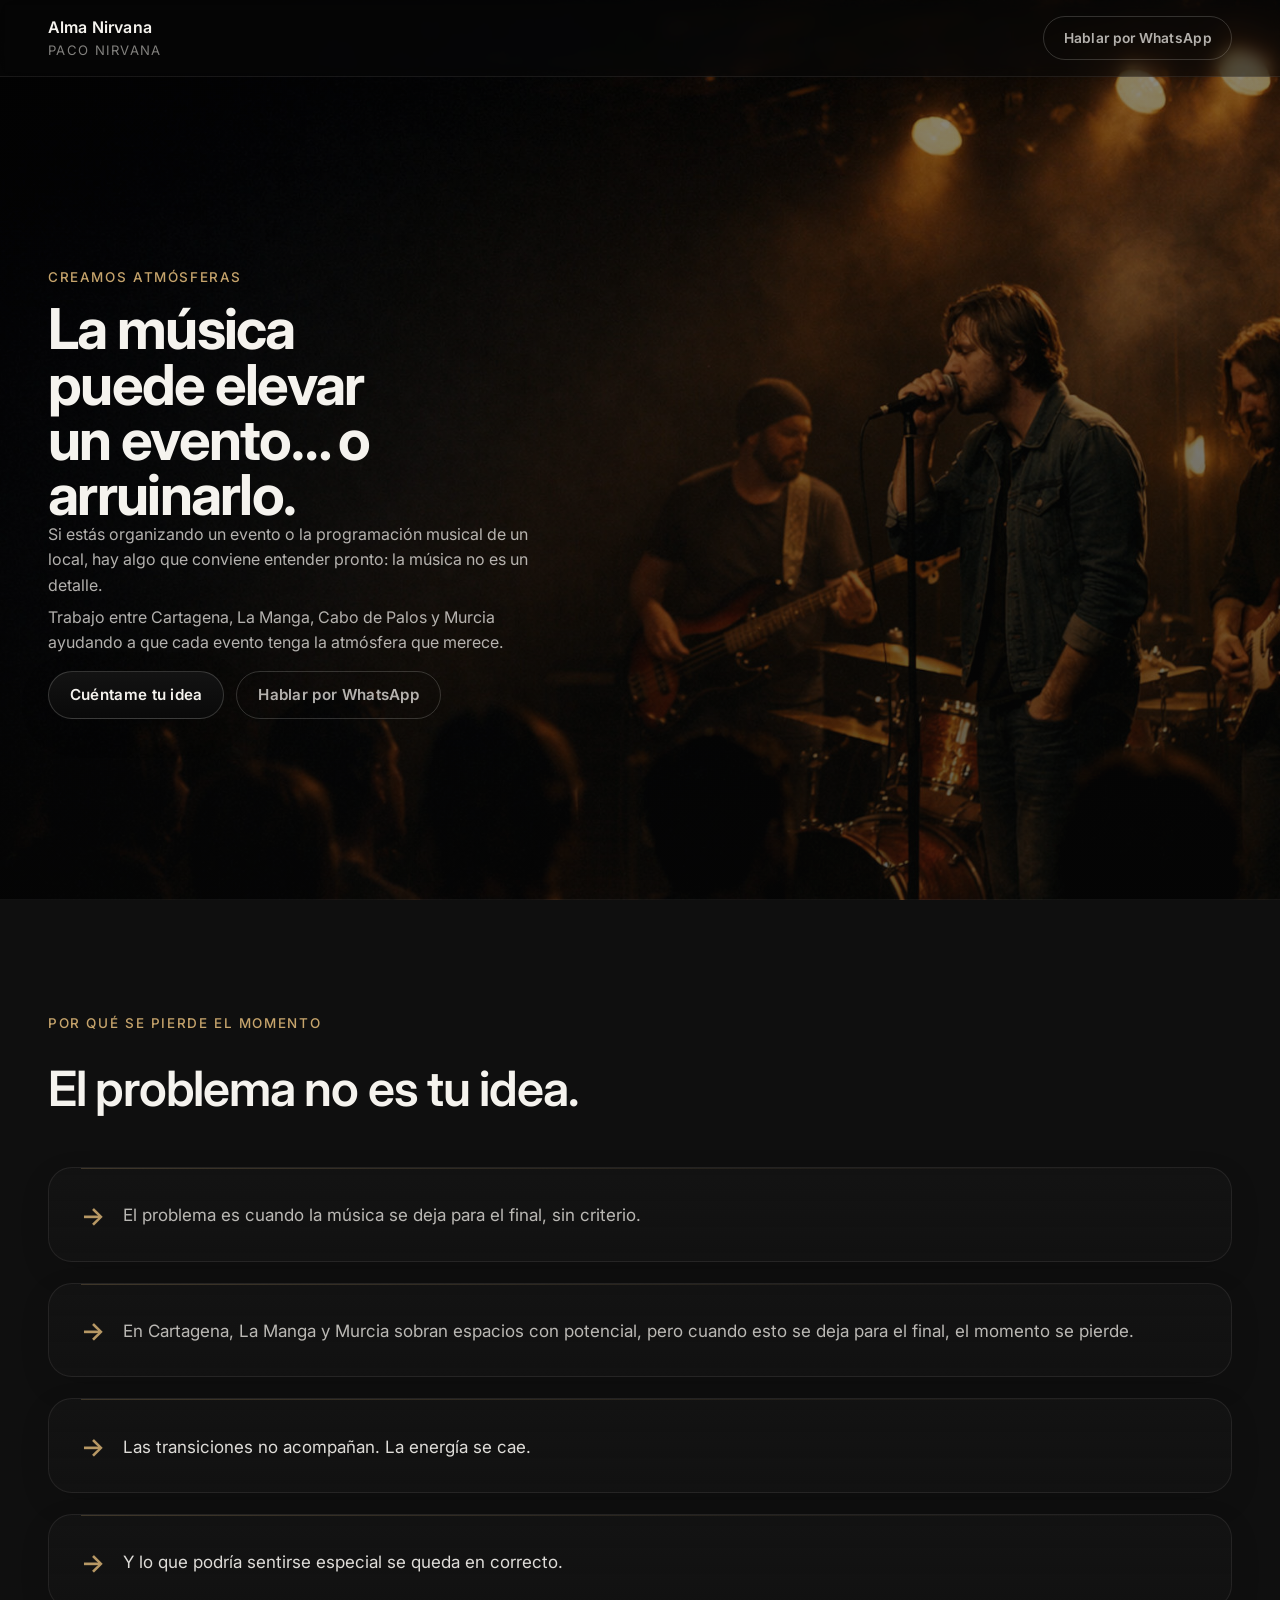
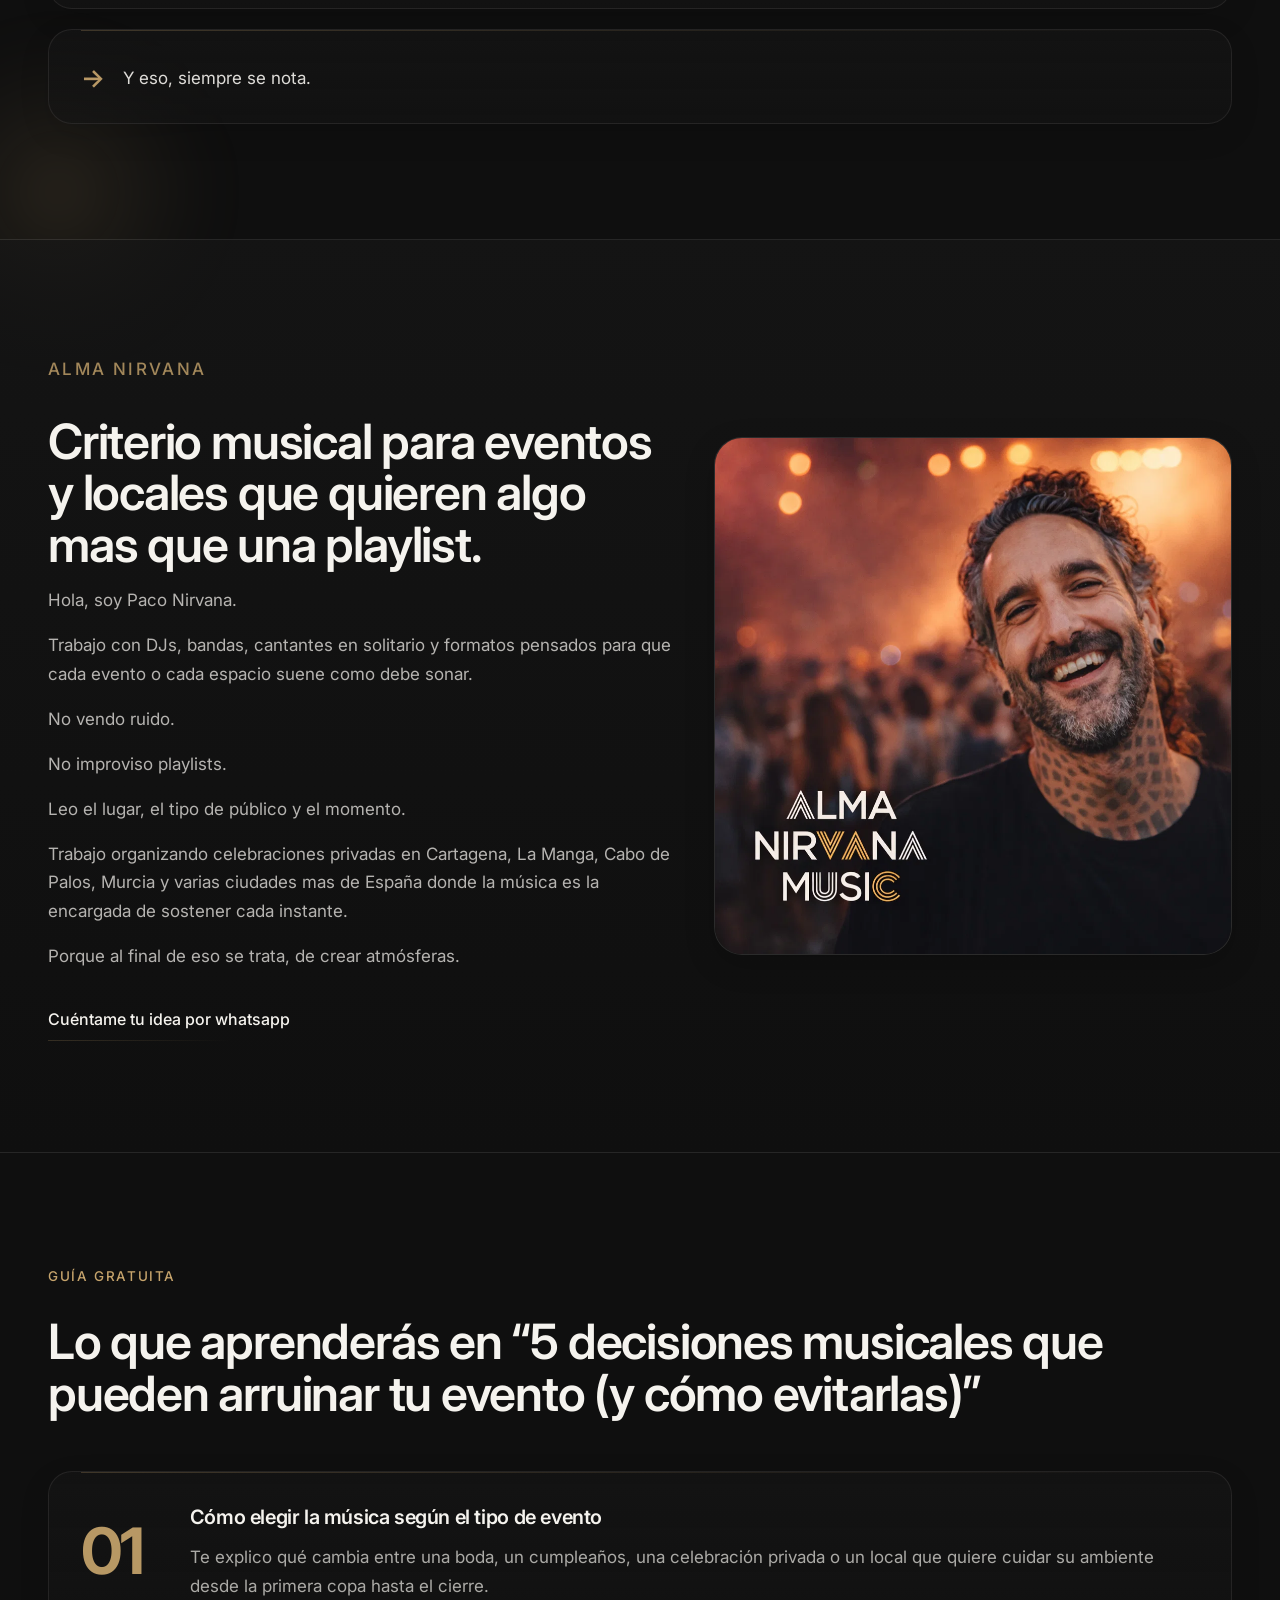
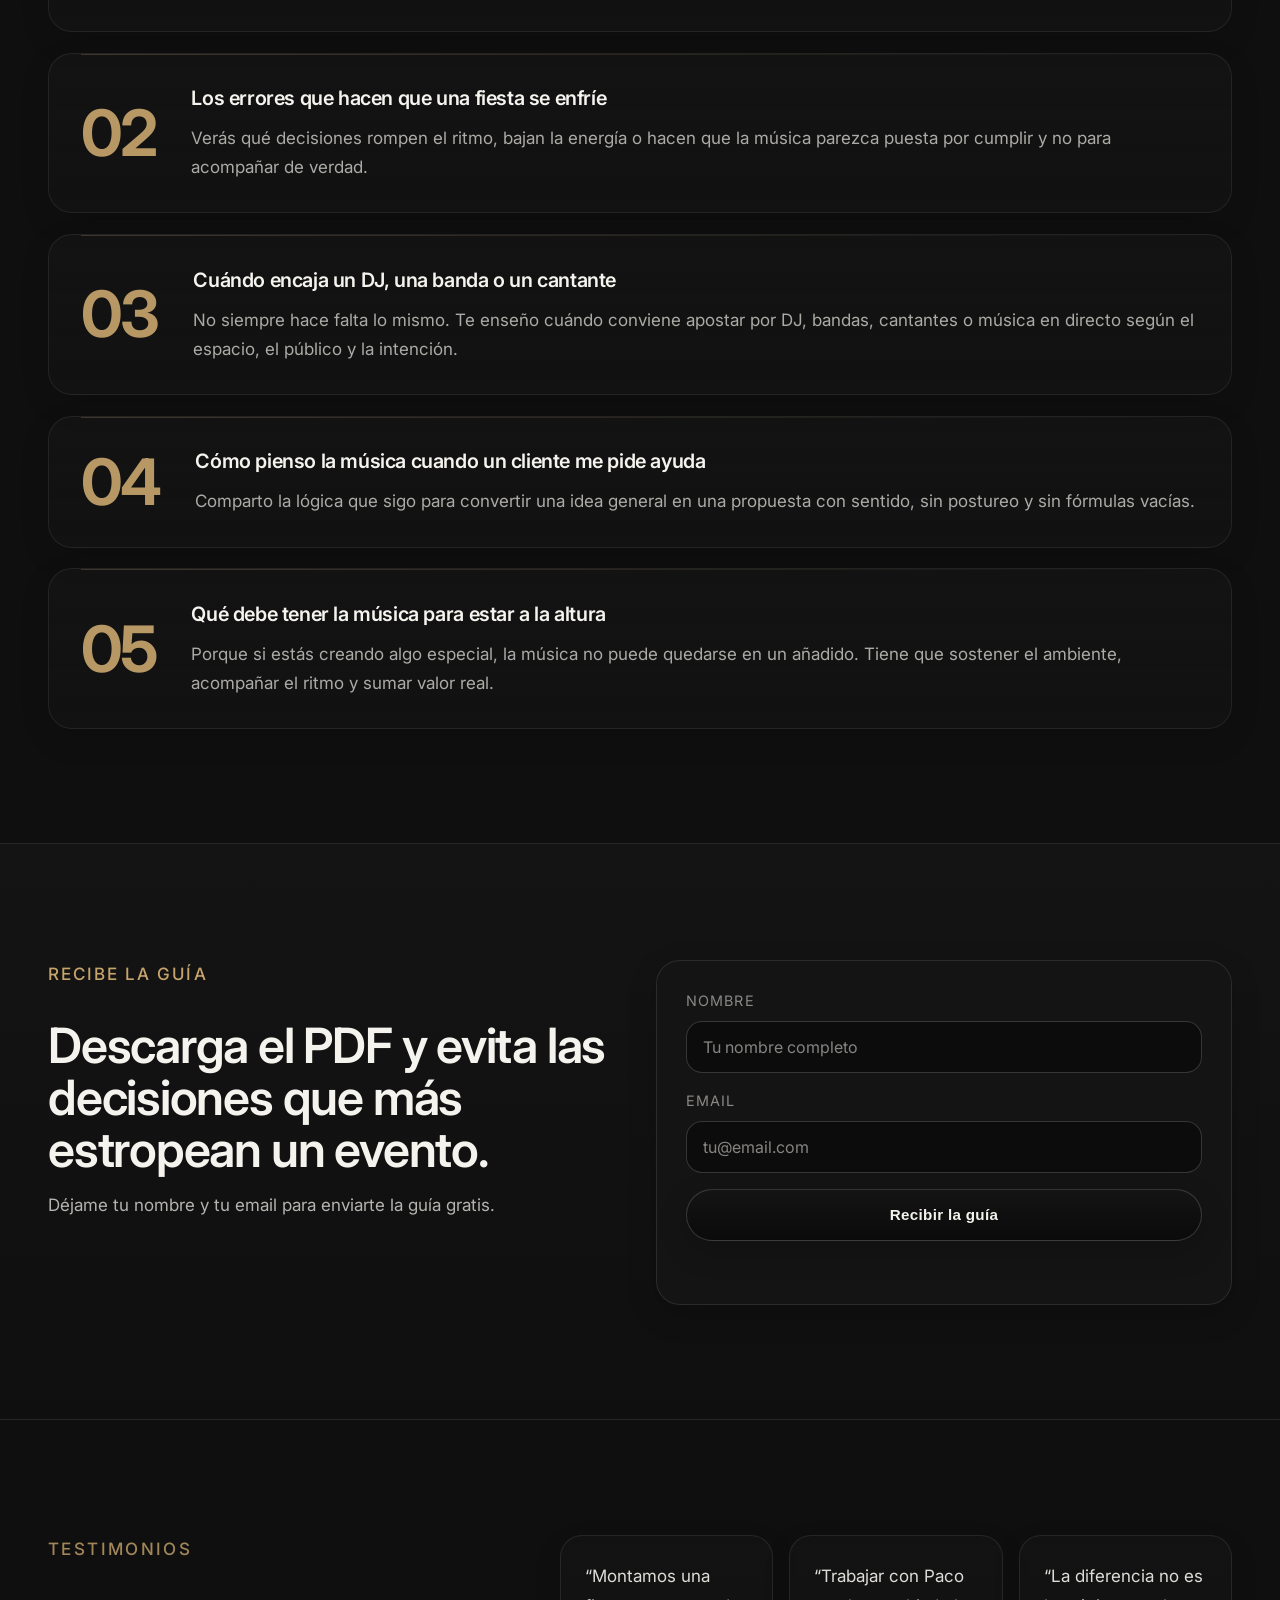
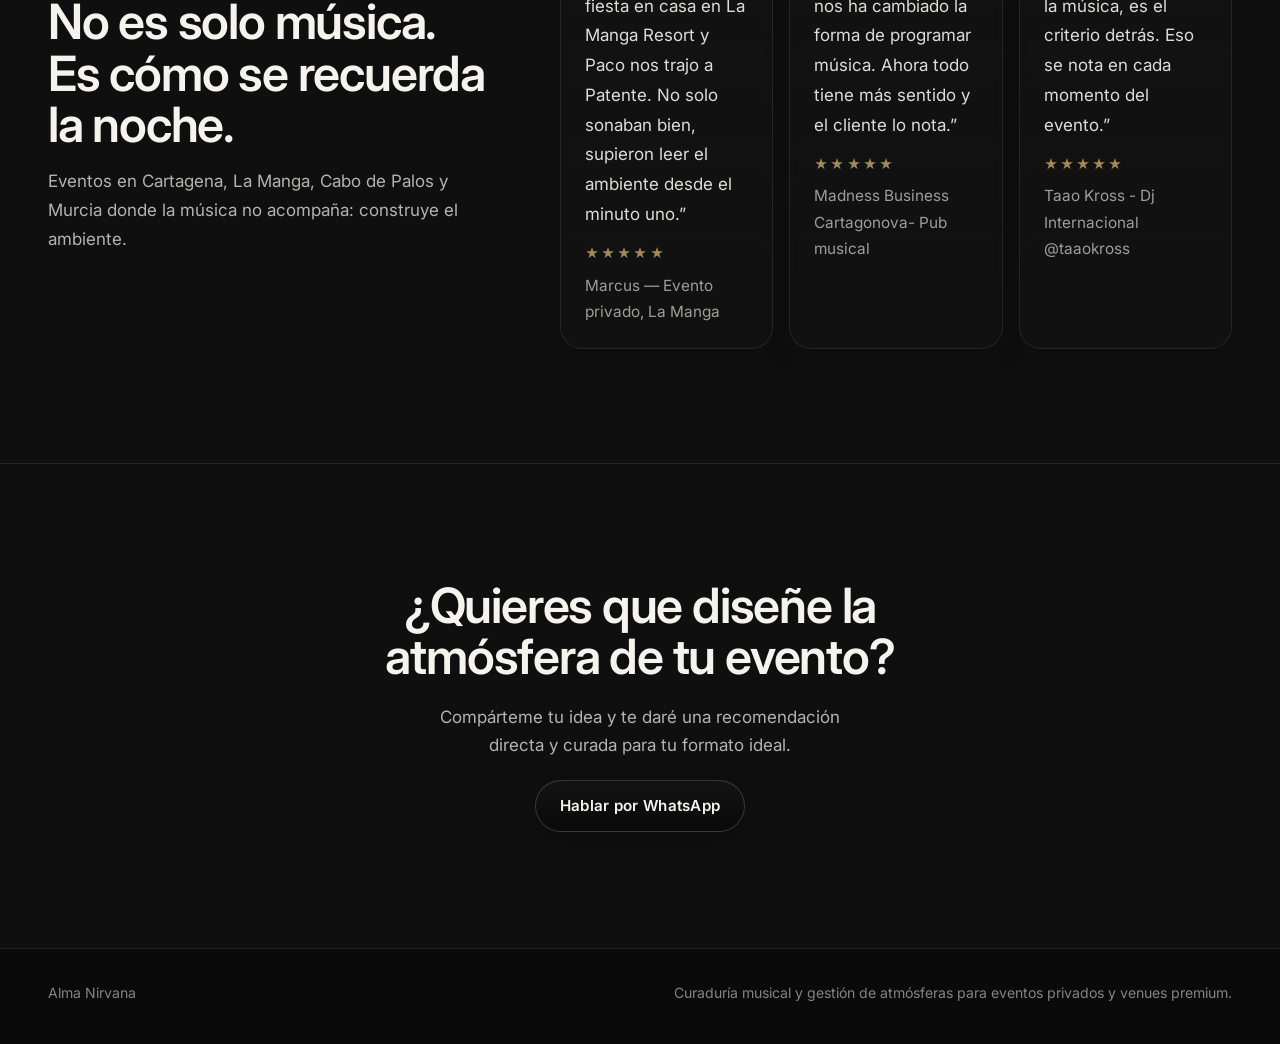
<file: index.html>
﻿<!DOCTYPE html>
<html lang="es">
<head>
  <meta charset="UTF-8" />
  <meta name="viewport" content="width=device-width, initial-scale=1.0" />
  <meta name="description" content="Alma Nirvana por Paco Nirvana. Curaduría musical y gestión musical premium para eventos privados y venues de alto nivel." />
  <title>Alma Nirvana | Curaduría Musical Premium para Eventos Privados</title>
  <link rel="preconnect" href="https://fonts.googleapis.com" />
  <link rel="preconnect" href="https://fonts.gstatic.com" crossorigin />
  <link href="https://fonts.googleapis.com/css2?family=Inter:wght@400;500;600;700&display=swap" rel="stylesheet" />
  <link rel="stylesheet" href="styles.css" />
</head>
<body>
  <header class="site-header" id="top">
    <div class="container header-inner">
      <div class="brand" aria-label="Alma Nirvana">
        
        <span class="brand-text-wrap">
          <span class="brand-name">Alma Nirvana</span>
          <span class="brand-sub">Paco Nirvana</span>
        </span>
      </div>
      <a class="btn btn-ghost btn-sm" href="https://wa.me/34600318152?text=Hola%20Paco%2C%20quiero%20informaci%C3%B3n%20sobre%20la%20m%C3%BAsica%20para%20mi%20evento." target="_blank" rel="noopener noreferrer">Hablar por WhatsApp</a>
    </div>
  </header>

  <main>
    <section class="hero section" aria-labelledby="hero-title">
  <div class="hero-media" aria-hidden="true">
    <img src="images/hero-derech.jpg" alt="" />
  </div>
  <div class="hero-overlay" aria-hidden="true"></div>

  <div class="container hero-shell">
    <div class="hero-content reveal">
      <p class="eyebrow hero-eyebrow">Creamos atmósferas</p>

      <h1 id="hero-title">La música puede elevar un evento… o arruinarlo.</h1>

      <p class="hero-copy">
        Si estás organizando un evento o la programación musical de un local, hay algo que conviene entender pronto: la música no es un detalle.
      </p>

      <p class="hero-copy">
        Trabajo entre Cartagena, La Manga, Cabo de Palos y Murcia ayudando a que cada evento tenga la atmósfera que merece.
      </p>

      <div class="hero-cta-group">
        <a
          class="btn btn-primary"
          href="https://wa.me/34600318152?text=Hola%20Paco%2C%20te%20cuento%20mi%20idea%3A%0ATipo%20de%20evento%3A%0AFecha%3A%0ALugar%3A%0AN%C3%BAmero%20de%20personas%3A"
          target="_blank"
          rel="noopener noreferrer"
        >
          Cuéntame tu idea
        </a>

        <a
          class="btn btn-ghost"
          href="https://wa.me/34600318152?text=Hola%20Paco%2C%20quiero%20informaci%C3%B3n%20sobre%20la%20m%C3%BAsica%20para%20mi%20evento."
          target="_blank"
          rel="noopener noreferrer"
        >
          Hablar por WhatsApp
        </a>
      </div>

    </div>
  </div>
</section>

    <section class="section" id="problem" aria-labelledby="problem-title">
      <div class="container reveal">
        <div class="learn-header problem-header">
          <p class="eyebrow problem-label">POR QUÉ SE PIERDE EL MOMENTO</p>
          <h2 id="problem-title">El problema no es tu idea.</h2>
        </div>
        <div class="guide-list problem-list" role="list">
          <article class="guide-item problem-item" role="listitem">
            <span class="problem-arrow" aria-hidden="true">→</span>
            <div class="guide-copy problem-copy">
              <p class="problem-support">El problema es cuando la música se deja para el final, sin criterio.</p>
            </div>
          </article>
          <article class="guide-item problem-item" role="listitem">
            <span class="problem-arrow" aria-hidden="true">→</span>
            <div class="guide-copy problem-copy">
              <p class="problem-support">En Cartagena, La Manga y Murcia sobran espacios con potencial, pero cuando esto se deja para el final, el momento se pierde.</p>
            </div>
          </article>
          <article class="guide-item problem-item" role="listitem">
            <span class="problem-arrow" aria-hidden="true">→</span>
            <div class="guide-copy problem-copy">
              <p class="problem-closing">Las transiciones no acompañan. La energía se cae.</p>
            </div>
          </article>
          <article class="guide-item problem-item" role="listitem">
            <span class="problem-arrow" aria-hidden="true">→</span>
            <div class="guide-copy problem-copy">
              <p class="problem-closing">Y lo que podría sentirse especial se queda en correcto.</p>
            </div>
          </article>
          <article class="guide-item problem-item" role="listitem">
            <span class="problem-arrow" aria-hidden="true">→</span>
            <div class="guide-copy problem-copy">
              <p class="problem-closing">Y eso, siempre se nota.</p>
            </div>
          </article>
        </div>
      </div>
    </section>

    <section class="section section-soft" id="authority" aria-labelledby="authority-title">
      <div class="container authority-grid reveal">
        <div class="authority-content">
          <p class="eyebrow">ALMA NIRVANA</p>
          <h2 id="authority-title">Criterio musical para eventos y locales que quieren algo mas que una playlist.</h2>
          <p>Hola, soy Paco Nirvana.</p> 
          <p>Trabajo con DJs, bandas, cantantes en solitario y formatos pensados para que cada evento o cada espacio suene como debe sonar.</p>
          <p>No vendo ruido.</p>
          <p>No improviso playlists.</p>
          <p>Leo el lugar, el tipo de público y el momento.</p>
          <p>Trabajo organizando celebraciones privadas en Cartagena, La Manga, Cabo de Palos, Murcia y varias ciudades mas de España donde la música es la encargada de sostener cada instante.</p>

<p>Porque al final de eso se trata, de crear atmósferas.</p>
          <a class="text-link authority-link" href="https://wa.me/34600318152?text=Hola%20Paco%2C%20quiero%20informaci%C3%B3n%20sobre%20la%20m%C3%BAsica%20para%20mi%20evento." target="_blank" rel="noopener noreferrer">Cuéntame tu idea por whatsapp</a>
        </div>
        <figure class="authority-media">
          <img src="images/paco-logo.webp" alt="Retrato referencial de Paco Nirvana en un venue premium de iluminación tenue" loading="lazy" />
        </figure>
      </div>
    </section>

    <section class="section" id="learn" aria-labelledby="learn-title">
      <div class="container reveal">
        <div class="learn-header">
          <p class="eyebrow">GUÍA GRATUITA</p>
          <h2 id="learn-title">Lo que aprenderás en “5 decisiones musicales que pueden arruinar tu evento (y cómo evitarlas)”</h2>
        </div>
        <div class="guide-list" role="list">
          <article class="guide-item" role="listitem">
            <span class="guide-number" aria-hidden="true">01</span>
            <div class="guide-copy">
              <h3>Cómo elegir la música según el tipo de evento</h3>
              <p>Te explico qué cambia entre una boda, un cumpleaños, una celebración privada o un local que quiere cuidar su ambiente desde la primera copa hasta el cierre.</p>
            </div>
          </article>
          <article class="guide-item" role="listitem">
            <span class="guide-number" aria-hidden="true">02</span>
            <div class="guide-copy">
              <h3>Los errores que hacen que una fiesta se enfríe</h3>
              <p>Verás qué decisiones rompen el ritmo, bajan la energía o hacen que la música parezca puesta por cumplir y no para acompañar de verdad.</p>
            </div>
          </article>
          <article class="guide-item" role="listitem">
            <span class="guide-number" aria-hidden="true">03</span>
            <div class="guide-copy">
              <h3>Cuándo encaja un DJ, una banda o un cantante</h3>
              <p>No siempre hace falta lo mismo. Te enseño cuándo conviene apostar por DJ, bandas, cantantes o música en directo según el espacio, el público y la intención.</p>
            </div>
          </article>
          <article class="guide-item" role="listitem">
            <span class="guide-number" aria-hidden="true">04</span>
            <div class="guide-copy">
              <h3>Cómo pienso la música cuando un cliente me pide ayuda</h3>
              <p>Comparto la lógica que sigo para convertir una idea general en una propuesta con sentido, sin postureo y sin fórmulas vacías.</p>
            </div>
          </article>
          <article class="guide-item" role="listitem">
            <span class="guide-number" aria-hidden="true">05</span>
            <div class="guide-copy">
              <h3>Qué debe tener la música para estar a la altura</h3>
              <p>Porque si estás creando algo especial, la música no puede quedarse en un añadido. Tiene que sostener el ambiente, acompañar el ritmo y sumar valor real.</p>
            </div>
          </article>
        </div>
      </div>
    </section>

    <section class="section section-soft" id="guide-form" aria-labelledby="form-title">
  <div class="container form-shell reveal">
    <div class="form-intro">
      <p class="eyebrow">RECIBE LA GUÍA</p>
      <h2 id="form-title">Descarga el PDF y evita las decisiones que más estropean un evento.</h2>
      <p>Déjame tu nombre y tu email para enviarte la guía gratis.</p>
    </div>

    <form class="lead-form" action="https://formspree.io/f/mykbkryg" method="post" novalidate>
      <input type="hidden" name="_redirect" value="https://alma-nirvana.vercel.app/gracias.html" />

      <div class="field-group">
        <label for="name">NOMBRE</label>
        <input id="name" name="name" type="text" autocomplete="name" placeholder="Tu nombre completo" required />
      </div>

      <div class="field-group">
        <label for="email">EMAIL</label>
        <input id="email" name="email" type="email" autocomplete="email" placeholder="tu@email.com" required />
      </div>

      <button type="submit" class="btn btn-primary btn-block">Recibir la guía</button>
      <p class="form-feedback" aria-live="polite" role="status"></p>
    </form>
  </div>
</section>

    <section class="section" id="testimonials" aria-labelledby="testimonials-title">
      <div class="container testimonials-shell reveal">
        <div class="testimonials-intro">
          <p class="eyebrow">TESTIMONIOS</p>
          <h2 id="testimonials-title">No es solo música.<br />Es cómo se recuerda la noche.</h2>
          <p>Eventos en Cartagena, La Manga, Cabo de Palos y Murcia donde la música no acompaña: construye el ambiente.</p>
        </div>
        <div class="testimonials-grid" role="list">
          <article class="testimonial-card" role="listitem">
            <p class="testimonial-quote">“Montamos una fiesta en casa en La Manga Resort y Paco nos trajo a Patente. No solo sonaban bien, supieron leer el ambiente desde el minuto uno.”</p>
            <p class="testimonial-stars" aria-label="5 de 5 estrellas">★★★★★</p>
            <p class="testimonial-meta">Marcus — Evento privado, La Manga</p>
          </article>
          <article class="testimonial-card" role="listitem">
            <p class="testimonial-quote">“Trabajar con Paco nos ha cambiado la forma de programar música. Ahora todo tiene más sentido y el cliente lo nota.”</p>
            <p class="testimonial-stars" aria-label="5 de 5 estrellas">★★★★★</p>
            <p class="testimonial-meta">Madness Business Cartagonova- Pub musical</p>
          </article>
          <article class="testimonial-card" role="listitem">
            <p class="testimonial-quote">“La diferencia no es la música, es el criterio detrás. Eso se nota en cada momento del evento.”</p>
            <p class="testimonial-stars" aria-label="5 de 5 estrellas">★★★★★</p>
            <p class="testimonial-meta">Taao Kross - Dj Internacional @taaokross</p>
          </article>
        </div>
      </div>
    </section>

    <section class="section" id="contact" aria-labelledby="final-cta-title">
      <div class="container">
        <div class="narrow cta-block reveal">
          

          <h2 id="final-cta-title">¿Quieres que diseñe la atmósfera de tu evento?</h2>
          <p>Compárteme tu idea y te daré una recomendación directa y curada para tu formato ideal.</p>
          <a class="btn btn-primary" href="https://wa.me/34600318152?text=Hola%20Paco%2C%20quiero%20informaci%C3%B3n%20sobre%20la%20m%C3%BAsica%20para%20mi%20evento." target="_blank" rel="noopener noreferrer">Hablar por WhatsApp</a>
        </div>
      </div>
    </section>
  </main>

  <footer class="site-footer">
    <div class="container footer-inner">
      <p>Alma Nirvana</p>
      <p>Curaduría musical y gestión de atmósferas para eventos privados y venues premium.</p>
    </div>
  </footer>

  <script src="script.js"></script>
</body>
</html>
</file>
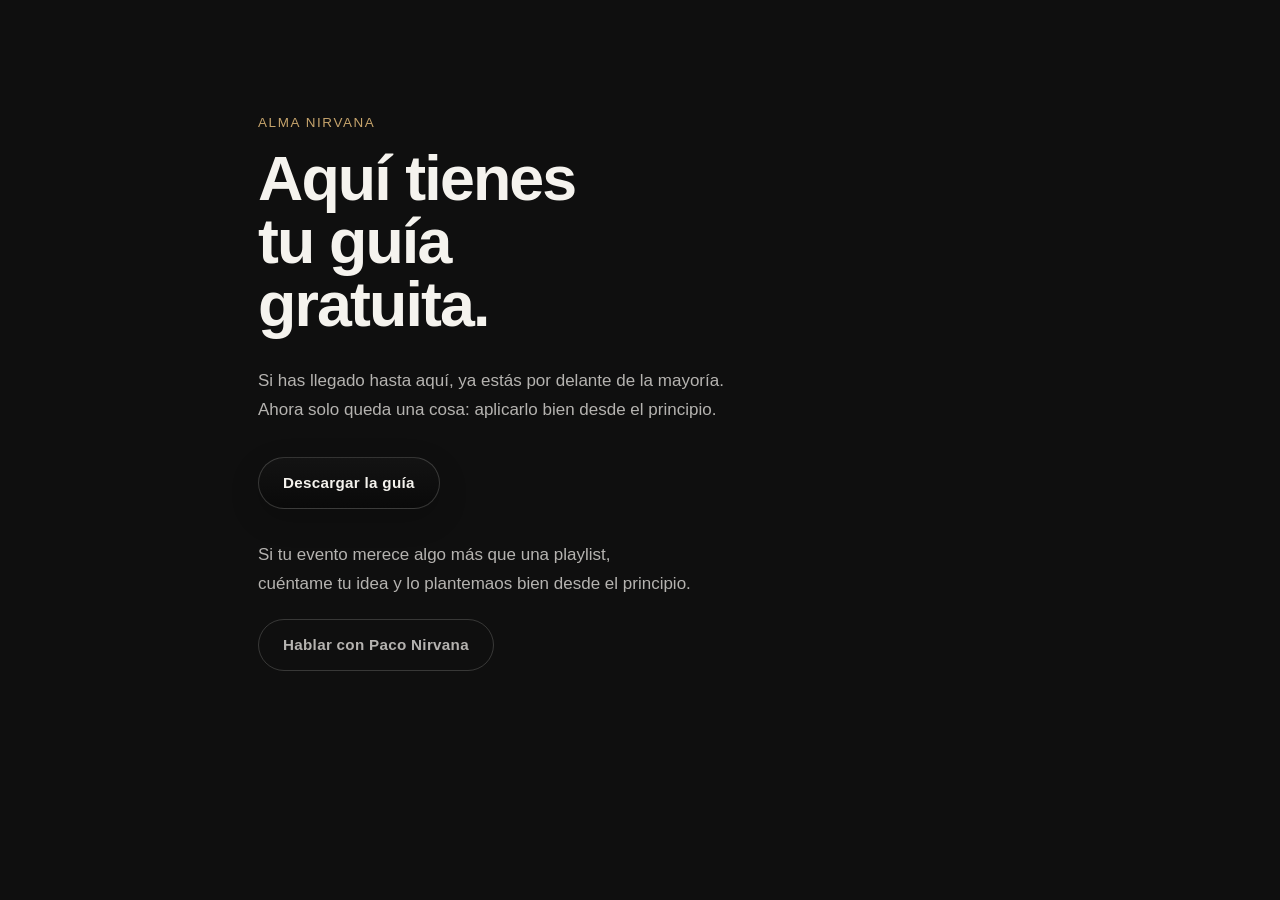
<file: gracias.html>
<!DOCTYPE html>
<html lang="es">
<head>
  <meta charset="UTF-8" />
  <meta name="viewport" content="width=device-width, initial-scale=1.0" />
  <title>Guía enviada | Alma Nirvana</title>
  <link rel="stylesheet" href="styles.css" />
</head>
<body>

  <main class="section">
    <div class="container narrow">

      <p class="eyebrow">ALMA NIRVANA</p>

      <h1 style="margin-bottom: 2rem;">Aquí tienes tu guía gratuita.</h1>

      <p>
        Si has llegado hasta aquí, ya estás por delante de la mayoría.
      </p>

      <p>
        Ahora solo queda una cosa: aplicarlo bien desde el principio.
      </p>

      <div style="margin-top: 32px;">
        <a
          class="btn btn-primary"
          href="5-decisiones-musicales.pdf"
          target="_blank" rel="noopener noreferrer"
        >
          Descargar la guía
        </a>
      </div>

      <p style="margin-top: 32px;">
        Si tu evento merece algo más que una playlist,
      </p>

      <p>
        cuéntame tu idea y lo plantemaos bien desde el principio.
      </p>

      <div style="margin-top: 20px;">
        <a
          class="btn btn-ghost"
          href="https://wa.me/34600318152?text=Hola%20Paco%2C%20quiero%20ayuda%20con%20la%20m%C3%BAsica%20de%20mi%20evento."
          target="_blank"
        >
          Hablar con Paco Nirvana
        </a>
      </div>

    </div>
  </main>

</body>
</html>
</file>
<file: styles.css>
﻿/* =========================================================
   1. ROOT / VARIABLES
========================================================= */
:root {
  --color-bg: #0f0f0f;
  --color-bg-soft: #161616;
  --color-bg-card: #141414;
  --color-text: #f5f3ee;
  --color-text-soft: rgba(245, 243, 238, 0.72);
  --color-text-muted: rgba(245, 243, 238, 0.52);
  --color-line: rgba(245, 243, 238, 0.1);
  --color-line-strong: rgba(245, 243, 238, 0.18);
  --color-gold: #c6a46c;
  --color-gold-soft: rgba(198, 164, 108, 0.16);
  --color-gold-hover: #d7b47a;
  --color-black: #0a0a0a;

  --container-max: 1312px;
  --content-narrow: 860px;
  --text-column-width: 62ch;

  --radius-card: 24px;
  --radius-button: 999px;
  --radius-input: 16px;
  --radius-media: 28px;

  --transition-base: 280ms ease;
  --shadow-card: 0 10px 30px rgba(0, 0, 0, 0.18);
  --shadow-hover: 0 16px 44px rgba(0, 0, 0, 0.24);
}

/* =========================================================
   2. BASE
========================================================= */
* {
  box-sizing: border-box;
}

html {
  scroll-behavior: smooth;
}

body {
  margin: 0;
  font-family: "Inter", "Helvetica Neue", Arial, sans-serif;
  background: var(--color-bg);
  color: var(--color-text);
  line-height: 1.65;
  font-size: 16px;
  text-rendering: optimizeLegibility;
}

img,
video {
  display: block;
  max-width: 100%;
}

a {
  color: inherit;
  text-decoration: none;
}

p {
  margin: 0;
  color: var(--color-text-soft);
}

h1,
h2,
h3 {
  margin: 0;
  color: var(--color-text);
}

:focus-visible {
  outline: 2px solid var(--color-gold);
  outline-offset: 3px;
}

/* =========================================================
   3. TYPOGRAPHY
========================================================= */
.eyebrow {
  margin: 0 0 1rem;
  font-family: "Inter", "Helvetica Neue", Arial, sans-serif;
  font-size: 0.84rem;
  font-weight: 500;
  line-height: 1.2;
  letter-spacing: 0.12em;
  text-transform: uppercase;
  color: var(--color-gold);
  text-align: left;
}

h1 {
  max-width: 11ch;
  font-size: clamp(2.8rem, 6vw, 5.6rem);
  line-height: 1.02;
  letter-spacing: -0.025em;
  font-weight: 700;
}

h2 {
  max-width: 768px;
  font-size: clamp(1.8rem, 3vw, 3rem);
  line-height: 1.12;
  letter-spacing: -0.02em;
  font-weight: 600;
}

h3 {
  font-size: 1.2rem;
  line-height: 1.35;
  font-weight: 600;
}

.hero-copy {
  max-width: 58ch;
  font-size: clamp(1rem, 1.6vw, 1.25rem);
}

.text-link {
  position: relative;
  display: inline-flex;
  align-items: center;
  gap: 0.4rem;
  color: var(--color-text);
  font-weight: 500;
  transition: color var(--transition-base);
}

.text-link::after {
  content: "";
  position: absolute;
  left: 0;
  bottom: -3px;
  width: 72%;
  height: 1px;
  background: linear-gradient(
    90deg,
    rgba(198, 164, 108, 0.42),
    rgba(198, 164, 108, 0)
  );
  opacity: 0.5;
  transform: scaleX(0.4);
  transform-origin: left;
  transition:
    transform var(--transition-base),
    opacity var(--transition-base);
}

.text-link:hover {
  color: var(--color-gold-hover);
}

.text-link:hover::after {
  opacity: 0.9;
  transform: scaleX(1);
}

/* =========================================================
   4. LAYOUT
========================================================= */
.container {
  width: 100%;
  max-width: var(--container-max);
  margin-inline: auto;
  padding-inline: 16px;
}

.narrow {
  width: 100%;
  max-width: var(--content-narrow);
}

.section {
  position: relative;
  padding: clamp(56px, 9vw, 140px) 0;
}

.section-soft {
  background: linear-gradient(
    180deg,
    rgba(22, 22, 22, 0.7),
    rgba(15, 15, 15, 0.96)
  );
}

.section::after {
  content: "";
  position: absolute;
  left: 50%;
  bottom: 0;
  width: min(100%, var(--container-max));
  transform: translateX(-50%);
  border-bottom: 1px solid var(--color-line);
}

.section:last-of-type::after {
  display: none;
}

/* =========================================================
   5. BUTTONS
========================================================= */
.btn {
  display: inline-flex;
  align-items: center;
  justify-content: center;
  min-height: 52px;
  padding: 0.8rem 1.5rem;
  border: 1px solid var(--color-line-strong);
  border-radius: var(--radius-button);
  font-size: 0.95rem;
  font-weight: 600;
  line-height: 1.2;
  letter-spacing: 0.02em;
  cursor: pointer;
  transition:
    transform var(--transition-base),
    border-color var(--transition-base),
    color var(--transition-base),
    background-color var(--transition-base),
    box-shadow var(--transition-base);
}

.btn:hover {
  transform: translateY(-1px);
  border-color: var(--color-gold);
}

.btn-primary {
  background: linear-gradient(
    180deg,
    rgba(20, 20, 20, 0.95),
    rgba(10, 10, 10, 0.95)
  );
  color: var(--color-text);
  box-shadow: var(--shadow-card);
}

.btn-primary:hover {
  color: var(--color-gold-hover);
  box-shadow: var(--shadow-hover);
}

.btn-ghost {
  background: transparent;
  color: var(--color-text-soft);
}

.btn-ghost:hover {
  color: var(--color-text);
  background: var(--color-gold-soft);
}

.btn-sm {
  min-height: 44px;
  padding: 0.55rem 1.2rem;
  font-size: 0.86rem;
}

.btn-block {
  width: 100%;
}

/* =========================================================
   6. HEADER
========================================================= */
.site-header {
  position: fixed;
  top: 0;
  left: 0;
  right: 0;
  z-index: 20;
  backdrop-filter: blur(8px);
  background: rgba(10, 10, 10, 0.45);
  border-bottom: 1px solid rgba(245, 243, 238, 0.08);
}

.header-inner {
  display: flex;
  align-items: center;
  justify-content: space-between;
  min-height: 76px;
}

.brand {
  display: inline-flex;
  align-items: center;
  gap: 0.8rem;
}

.brand-mark {
  display: grid;
  place-items: center;
  width: 34px;
  height: 34px;
  border: 1px solid var(--color-line-strong);
  border-radius: 50%;
  font-size: 0.74rem;
  letter-spacing: 0.08em;
  color: var(--color-gold);
}

.brand-name {
  display: block;
  font-weight: 600;
  letter-spacing: 0.01em;
}

.brand-sub {
  display: block;
  font-size: 0.82rem;
  letter-spacing: 0.1em;
  text-transform: uppercase;
  color: var(--color-text-muted);
}

/* =========================================================
   7. HERO
========================================================= */
.hero {
  position: relative;
  min-height: 100vh;
  padding-top: 116px;
  padding-bottom: 0;
  overflow: hidden;
}

.hero::before {
  content: "";
  position: absolute;
  inset: 0;
  background-image:
    radial-gradient(circle at 20% 20%, rgba(198, 164, 108, 0.09), transparent 36%),
    radial-gradient(circle at 80% 72%, rgba(245, 243, 238, 0.06), transparent 40%);
  pointer-events: none;
}

.hero-media,
.hero-overlay {
  position: absolute;
  inset: 0;
}

.hero-media {
  z-index: 0;
}

.hero-media img,
.hero-media video {
  width: 100%;
  height: 100%;
  object-fit: cover;
  object-position: center;
  filter: grayscale(14%) contrast(1.04) brightness(0.68);
}

.hero-overlay {
  z-index: 1;
  background: linear-gradient(
    180deg,
    rgba(10, 10, 10, 0.2) 0%,
    rgba(10, 10, 10, 0.46) 100%
  );
}

.hero-shell {
  position: relative;
  z-index: 2;
  display: flex;
  align-items: center;
  justify-content: flex-start;
  min-height: calc(100vh - 116px);
}

.hero-content {
  position: relative;
  z-index: 2;
  display: flex;
  flex-direction: column;
  align-items: flex-start;
  width: 100%;
  max-width: 40rem;
  margin-left: 0;
  margin-right: auto;
  padding-bottom: 0;
  text-align: left;
}

.hero-eyebrow {
  margin-bottom: 1rem;
}

.hero-content h1 {
  max-width: 9.5ch;
  margin: 0;
  font-size: clamp(3.6rem, 4.9vw, 5rem);
  line-height: 0.98;
  letter-spacing: -0.03em;
  text-align: left;
}

.hero-copy {
  max-width: 50ch;
  font-size: 1.0625rem;
  line-height: 1.64;
  text-align: left;
}

.hero-content .hero-copy:first-of-type {
  margin-top: 0.75rem;
}

.hero-content .hero-copy + .hero-copy {
  margin-top: 0.55rem;
}

.hero-cta-group {
  display: flex;
  align-items: center;
  justify-content: flex-start;
  gap: 0.75rem;
  flex-wrap: wrap;
  margin-top: 1.1rem;
}

.hero-cta-group .btn {
  min-height: 48px;
  padding: 0.8rem 1.3rem;
  font-size: 0.95rem;
  line-height: 1.2;
  width: auto;
  max-width: none;
  flex: 0 0 auto;
}

.hero-note {
  margin: 0.45rem 0 0;
  color: rgba(245, 243, 238, 0.78);
  font-size: 0.68rem;
  font-weight: 400;
  line-height: 1.2;
  letter-spacing: 0.08em;
  text-transform: uppercase;
  text-align: left;
}

.trust-note {
  margin-top: 0.75rem;
  font-size: 0.9rem;
  color: var(--color-text-muted);
}

/* =========================================================
   8. SECTIONS
========================================================= */
#contact .narrow {
  display: grid;
  gap: 1.25rem;
}

#problem::before {
  content: "";
  position: absolute;
  left: -8%;
  bottom: -12%;
  width: 320px;
  height: 320px;
  background: radial-gradient(
    circle,
    rgba(198, 164, 108, 0.14) 0%,
    rgba(198, 164, 108, 0.06) 32%,
    rgba(198, 164, 108, 0) 72%
  );
  filter: blur(26px);
  pointer-events: none;
  z-index: 0;
}

#problem .container {
  position: relative;
  z-index: 1;
}

#problem .problem-header {
  display: grid;
  gap: 1rem;
  width: 100%;
  max-width: none;
  margin: 0;
  text-align: left;
}

#problem .problem-label {
  display: block;
  margin-bottom: 1rem;
  padding: 0;
  letter-spacing: 0.12em;
  opacity: 1;
  text-align: left;
}

#problem h2 {
  max-width: 768px;
  margin: 0;
  text-align: left;
}

#problem .problem-list {
  display: flex;
  flex-direction: column;
  gap: 1.3rem;
  width: 100%;
  margin-top: 3.25rem;
}

#problem .problem-item {
  grid-template-columns: auto minmax(0, 1fr);
  gap: 0.95rem;
}

#problem .problem-arrow {
  min-width: 1.65rem;
  align-self: start;
  padding-top: 0.28rem;
  color: var(--color-gold);
  font-size: clamp(1.35rem, 2vw, 1.8rem);
  font-weight: 600;
  line-height: 1;
  opacity: 0.92;
}

#problem .problem-copy {
  padding-left: 0;
}

#problem .problem-support,
#problem .problem-closing,
#problem .problem-copy,
#problem .problem-copy p {
  width: 100%;
  max-width: none;
  text-align: left;
}

#problem .problem-support {
  color: rgba(245, 243, 238, 0.74);
}

#problem .problem-closing {
  color: rgba(245, 243, 238, 0.9);
}

.authority-grid {
  display: grid;
  grid-template-columns: 1.1fr 0.9fr;
  gap: 2rem;
  align-items: center;
}

.authority-content {
  display: grid;
  gap: 1rem;
  max-width: 50rem;
}

#authority-title {
  max-width: none;
  text-wrap: wrap;
}

#authority .authority-content p {
  max-width: none;
}

.authority-link {
  align-self: start;
  margin-top: 1.15rem;
  padding-bottom: 0.35rem;
}

.authority-media {
  margin: 0;
  overflow: hidden;
  border: 1px solid var(--color-line);
  border-radius: var(--radius-media);
  background: var(--color-bg-card);
  box-shadow: var(--shadow-card);
}

.authority-media img {
  width: 100%;
  height: 100%;
  min-height: 420px;
  object-fit: cover;
}

/* =========================================================
   9. GUIDE
========================================================= */
.learn-header {
  display: grid;
  gap: 1rem;
  width: 100%;
  margin: 0;
  text-align: left;
}

.learn-header .eyebrow {
  margin-bottom: 1rem;
}

.guide-list {
  display: flex;
  flex-direction: column;
  gap: 1.3rem;
  width: 100%;
  margin-top: 3.25rem;
}

.guide-item {
  position: relative;
  display: grid;
  grid-template-columns: auto minmax(0, 1fr);
  gap: 1.5rem;
  align-items: start;
  width: 100%;
  padding: 1.9rem 2rem;
  overflow: hidden;
  border: 1px solid rgba(245, 243, 238, 0.08);
  border-radius: var(--radius-card);
  background: linear-gradient(
    180deg,
    rgba(20, 20, 20, 0.82),
    rgba(20, 20, 20, 0.58)
  );
  box-shadow: 0 10px 30px rgba(0, 0, 0, 0.12);
  opacity: 1;
  transform: translateY(0);
  transition:
    opacity 560ms cubic-bezier(0.22, 1, 0.36, 1),
    transform 560ms cubic-bezier(0.22, 1, 0.36, 1),
    border-color var(--transition-base),
    box-shadow var(--transition-base);
}

.guide-item::before {
  content: "";
  position: absolute;
  top: 0;
  left: 2rem;
  right: 2rem;
  height: 1px;
  background: linear-gradient(
    90deg,
    rgba(198, 164, 108, 0.38),
    rgba(245, 243, 238, 0)
  );
  opacity: 0.65;
}

.guide-item:hover {
  transform: translateY(-2px);
  border-color: rgba(198, 164, 108, 0.24);
  box-shadow: 0 16px 44px rgba(0, 0, 0, 0.16);
}

.guide-item:nth-child(even) {
  margin-left: 0;
}

.guide-number {
  min-width: 4.5rem;
  align-self: center;
  color: var(--color-gold);
  font-size: clamp(2.4rem, 5vw, 4.4rem);
  font-weight: 700;
  line-height: 0.88;
  letter-spacing: -0.05em;
  opacity: 0.92;
}

.guide-copy {
  display: grid;
  gap: 0.85rem;
  width: 100%;
  max-width: 100%;
  padding-top: 0.2rem;
  padding-left: 0.8rem;
}

.guide-copy h3 {
  font-size: clamp(1.22rem, 1.55vw, 1.5rem);
  line-height: 1.18;
  letter-spacing: -0.02em;
}

.guide-copy p {
  width: 100%;
  color: rgba(245, 243, 238, 0.68);
}

.guide-item.is-pending {
  opacity: 0;
  transform: translateY(18px);
}

.guide-item.is-visible {
  opacity: 1;
  transform: translateY(0);
}

#learn h2 {
  width: 100%;
  max-width: 100%;
  text-align: left;
  text-wrap: wrap;
}

/* =========================================================
   10. FORM
========================================================= */
.form-shell {
  display: grid;
  grid-template-columns: 1fr 1fr;
  gap: 2rem;
  align-items: start;
}

.form-intro {
  display: grid;
  gap: 1rem;
  max-width: 42rem;
  text-align: left;
}

.form-intro h2,
.form-intro p {
  text-align: left;
}

.lead-form {
  display: grid;
  gap: 1rem;
  padding: 1.8rem;
  border: 1px solid var(--color-line);
  border-radius: var(--radius-card);
  background: var(--color-bg-card);
  box-shadow: var(--shadow-card);
}

.field-group {
  display: grid;
  gap: 0.5rem;
}

label {
  font-size: 0.9rem;
  letter-spacing: 0.08em;
  text-transform: uppercase;
  color: var(--color-text-muted);
}

input {
  width: 100%;
  min-height: 52px;
  padding: 0.85rem 1rem;
  border: 1px solid var(--color-line-strong);
  border-radius: var(--radius-input);
  background: rgba(10, 10, 10, 0.8);
  color: var(--color-text);
  font-family: inherit;
  font-size: 1rem;
  transition:
    border-color var(--transition-base),
    box-shadow var(--transition-base),
    background-color var(--transition-base);
}

input::placeholder {
  color: var(--color-text-muted);
}

input:focus {
  outline: none;
  border-color: var(--color-gold);
  box-shadow: 0 0 0 3px rgba(198, 164, 108, 0.18);
  background: rgba(15, 15, 15, 0.95);
}

input.is-valid {
  border-color: rgba(108, 198, 141, 0.9);
  box-shadow: 0 0 0 3px rgba(108, 198, 141, 0.14);
}

input.is-invalid {
  border-color: rgba(227, 102, 102, 0.92);
  box-shadow: 0 0 0 3px rgba(227, 102, 102, 0.12);
}

.lead-form .btn[disabled] {
  opacity: 0.5;
  cursor: not-allowed;
}

.privacy-note,
.form-feedback {
  font-size: 0.88rem;
  color: var(--color-text-muted);
}

.form-feedback {
  min-height: 1.3em;
}

.form-feedback.is-success {
  color: rgba(145, 214, 170, 0.95);
}

.form-feedback.is-error {
  color: rgba(255, 142, 142, 0.95);
}

/* =========================================================
   11. TESTIMONIALS
========================================================= */
.testimonials-shell {
  display: grid;
  grid-template-columns: minmax(0, 0.4fr) minmax(0, 0.6fr);
  gap: clamp(3rem, 5vw, 4rem);
  align-items: start;
}

.testimonials-intro {
  display: grid;
  gap: 1rem;
  max-width: 38rem;
  text-align: left;
}

.authority-content .eyebrow,
.testimonials-intro .eyebrow {
  display: block;
  margin-bottom: 1rem;
  padding-top: 0;
  padding-bottom: 0;
  letter-spacing: 0.14em;
  opacity: 0.8;
}

.testimonials-intro h2 {
  max-width: 768px;
  text-align: left;
}

.testimonials-intro p:last-child {
  max-width: 42ch;
  text-align: left;
}

.testimonials-grid {
  display: grid;
  grid-template-columns: repeat(3, minmax(0, 1fr));
  gap: 1rem;
}

.testimonial-card:nth-child(3) {
  grid-column: auto;
}

.testimonial-card {
  min-height: 100%;
  padding: 1.6rem 1.5rem 1.45rem;
  border: 1px solid rgba(245, 243, 238, 0.09);
  border-radius: 22px;
  background: linear-gradient(
    180deg,
    rgba(20, 20, 20, 0.74),
    rgba(20, 20, 20, 0.46)
  );
  box-shadow: 0 10px 28px rgba(0, 0, 0, 0.12);
  transition:
    transform 180ms ease,
    border-color var(--transition-base),
    box-shadow var(--transition-base);
}

.testimonial-card:hover {
  transform: translateY(-2px);
  border-color: rgba(198, 164, 108, 0.18);
  box-shadow: 0 14px 34px rgba(0, 0, 0, 0.14);
}

.testimonial-quote {
  color: rgba(245, 243, 238, 0.9);
  line-height: 1.75;
}

.testimonial-stars {
  margin-top: 1.1rem;
  color: rgba(198, 164, 108, 0.82);
  font-size: 0.84rem;
  line-height: 1;
  letter-spacing: 0.16em;
}

.testimonial-meta {
  margin-top: 1.25rem;
  color: rgba(245, 243, 238, 0.62);
  font-size: 0.96rem;
}

.testimonial-stars + .testimonial-meta {
  margin-top: 0.75rem;
}

/* =========================================================
   12. FINAL CTA / FOOTER
========================================================= */
.cta-block {
  display: grid;
  gap: 1rem;
  justify-items: center;
  text-align: center;
  width: 100%;
  max-width: 42rem;
  margin-inline: auto;
}

#contact .eyebrow {
  margin-inline: auto;
  justify-self: center;
  text-align: center;
}

#contact h2 {
  max-width: 700px;
  margin-inline: auto;
  text-align: center;
}

#contact .cta-block > p:not(.eyebrow) {
  max-width: 38ch;
  margin-inline: auto;
  text-align: center;
}

#contact .cta-block .btn {
  justify-self: center;
}

.site-footer {
  padding: 2rem 0 2.5rem;
  border-top: 1px solid var(--color-line);
  background: var(--color-black);
}

.footer-inner {
  display: flex;
  justify-content: space-between;
  gap: 1rem;
  flex-wrap: wrap;
}

.footer-inner p {
  color: var(--color-text-muted);
  font-size: 0.88rem;
}

/* =========================================================
   13. ANIMATIONS
========================================================= */
.reveal {
  opacity: 0;
  transform: translateY(16px);
  transition: opacity 360ms ease, transform 360ms ease;
}

.reveal.is-visible {
  opacity: 1;
  transform: translateY(0);
}

/* =========================================================
   14. DESKTOP
========================================================= */
@media (min-width: 1061px) {
  .container {
    padding-inline: 48px;
  }

  .section::after {
    width: min(100%, var(--container-max));
  }

  h1 {
    font-size: clamp(3.8rem, 4.9vw, 5.1rem);
    line-height: 1;
    letter-spacing: -0.03em;
  }

  h2,
  #problem h2,
  .authority-content h2,
  #learn h2,
  #form-title,
  .testimonials-intro h2 {
    font-size: clamp(2.8rem, 3.8vw, 4rem);
    line-height: 1.06;
    letter-spacing: -0.025em;
    text-align: left;
  }

  p,
  .hero-copy,
  .problem-support,
  .problem-closing,
  .authority-content p,
  .form-intro p,
  .testimonials-intro p,
  .guide-copy p,
  .cta-block > p:not(.eyebrow) {
    font-size: 1.0625rem;
    line-height: 1.7;
  }

  .eyebrow,
  .hero-eyebrow,
  .problem-label,
  .authority-content .eyebrow,
  .learn-header .eyebrow,
  .form-intro .eyebrow,
  .testimonials-intro .eyebrow {
    text-align: left;
    align-self: flex-start;
  }

  #contact .cta-block {
    max-width: 42rem;
    margin-inline: auto;
    justify-items: center;
    text-align: center;
  }

  #contact .eyebrow {
    margin-inline: auto;
    justify-self: center;
    text-align: center;
    align-self: center;
  }

  #contact h2 {
    max-width: 700px;
    margin-inline: auto;
    text-align: center;
    font-size: clamp(2.8rem, 3.8vw, 4rem);
    line-height: 1.06;
    letter-spacing: -0.025em;
  }

  #contact .cta-block > p:not(.eyebrow) {
    max-width: 38ch;
    margin-inline: auto;
    text-align: center;
  }

  #contact .cta-block .btn {
    justify-self: center;
  }
}

/* =========================================================
   15. DESKTOP / SHORTER HEIGHT SAFETY
========================================================= */
@media (min-width: 1061px) and (max-height: 900px) {
  .hero {
    padding-top: 88px;
  }

  .hero-shell {
    min-height: calc(100vh - 88px);
  }

  .hero-content h1 {
    font-size: clamp(3.3rem, 4.4vw, 4.6rem);
  }

  .hero-copy {
    font-size: 1rem;
    line-height: 1.58;
  }

  .hero-eyebrow {
    margin-bottom: 1rem;
  }

  .hero-content .hero-copy:first-of-type {
    margin-top: 0.65rem;
  }

  .hero-content .hero-copy + .hero-copy {
    margin-top: 0.45rem;
  }

  .hero-cta-group {
    margin-top: 0.95rem;
  }

  .hero-note {
    margin-top: 0.35rem;
  }
}

/* =========================================================
   16. TABLET / GENERAL RESPONSIVE
========================================================= */
@media (max-width: 1060px) {
  .section::after {
    width: min(100%, var(--container-max));
  }

  .header-inner {
    min-height: 70px;
  }

  .brand-name {
    font-size: 0.95rem;
  }

  .btn {
    min-height: 48px;
    padding: 0.72rem 1.25rem;
    font-size: 0.9rem;
  }

  .btn-sm {
    min-height: 40px;
    padding: 0.5rem 1rem;
    font-size: 0.79rem;
  }

  .eyebrow,
  .hero-eyebrow,
  .hero-content .eyebrow,
  #problem .problem-label,
  .authority-content .eyebrow,
  .testimonials-intro .eyebrow,
  .learn-header .eyebrow,
  .form-intro .eyebrow,
  #contact .eyebrow {
    font-size: 0.68rem;
    font-weight: 500;
    line-height: 1.2;
    letter-spacing: 0.12em;
    color: var(--color-gold);
    opacity: 1;
  }

  h2,
  .hero-content h1,
  #problem h2,
  .authority-content h2,
  .testimonials-intro h2,
  #contact h2,
  #learn h2,
  #form-title {
    text-align: left;
    text-wrap: balance;
  }

  h2 {
    max-width: 768px;
    font-size: clamp(2.4rem, 4.8vw, 3.8rem);
  }

  .hero-content h1 {
    max-width: 11ch;
    font-size: clamp(2.4rem, 4.8vw, 3.8rem);
    line-height: 1.06;
    letter-spacing: -0.025em;
  }

  #problem h2,
  .authority-content h2,
  .testimonials-intro h2,
  #contact h2,
  #learn h2,
  #form-title {
    font-size: clamp(2.4rem, 4.8vw, 3.8rem);
    line-height: 1.06;
  }

  #learn h2 {
    text-wrap: wrap;
  }

  p,
  .hero-copy,
  #problem .problem-support,
  #problem .problem-closing,
  .authority-content p,
  .form-intro p,
  .testimonials-intro p,
  .guide-copy p,
  #contact .cta-block > p:not(.eyebrow) {
    max-width: 62ch;
    font-size: 1.04rem;
    line-height: 1.72;
    text-align: left;
    text-wrap: pretty;
  }

  .authority-grid,
  .form-shell {
    grid-template-columns: 1fr;
  }

  /* Secciones centradas en tablet excepto authority, que se corrige abajo */
  #contact .cta-block,
  #contact h2,
  #contact .cta-block > p:not(.eyebrow) {
    text-align: center;
    margin-inline: auto;
  }

  .authority-media img {
    min-height: 340px;
  }

  .testimonials-shell {
    grid-template-columns: minmax(0, 0.42fr) minmax(0, 0.58fr);
  }

  .testimonials-grid {
    grid-template-columns: repeat(2, minmax(0, 1fr));
  }

  .testimonial-card:nth-child(3) {
    grid-column: 1 / -1;
  }

  .hero {
    min-height: min(760px, 100vh);
    display: block;
    padding-top: 88px;
    padding-bottom: 52px;
  }

  .hero-media {
    width: 100vw;
    z-index: 0;
  }

  .hero-media img,
  .hero-media video {
    object-position: center 28%;
  }

  .hero-content {
    width: 100%;
    max-width: var(--text-column-width);
    margin-top: 0;
    margin-left: 0;
    margin-right: 0;
    text-align: left;
  }

  .hero-content > * + * {
    margin-top: 0.95rem;
  }

  .hero-copy {
    max-width: 62ch;
  }

  .hero-cta-group {
    margin-top: 1.5rem;
    gap: 0.75rem;
    justify-content: flex-start;
  }

  .hero-cta-group .btn {
    min-height: 46px;
    padding: 0.68rem 1.15rem;
    font-size: 0.88rem;
    max-width: 100%;
  }

  .hero-note {
    margin-top: 0.5rem;
    font-size: 0.64rem;
  }

  #problem .problem-header,
  #problem .problem-list,
  .authority-content,
  .form-intro,
  .testimonials-intro {
    max-width: 100%;
  }

  #problem .problem-header,
  .learn-header,
  #learn h2,
  #guide-form #form-title {
    width: 100%;
    max-width: none;
  }

  #problem .problem-list {
    width: 100%;
  }

  #problem .problem-copy p,
  #problem .problem-support,
  #problem .problem-closing {
    text-align: left;
  }

  .guide-item,
  .guide-copy,
  .guide-copy p {
    width: 100%;
    max-width: 100%;
  }
}

/* =========================================================
   16B. TABLET SPECIFIC REFINEMENTS
========================================================= */
@media (min-width: 769px) and (max-width: 1060px) {
  .hero-copy,
  .hero-cta-group {
    transform: translateY(45px);
  }

  .hero-content {
    display: flex;
    flex-direction: column;
    min-height: calc(min(760px, 100vh) - 95px);
  }

  .hero-note {
    margin-top: auto;
    margin-bottom: 0.5rem;
  }

  #learn .learn-header,
  #learn .learn-header h2 {
    margin-left: 0;
    margin-right: auto;
    text-align: left;
  }

  #authority .authority-grid {
    grid-template-columns: 1fr;
    gap: 2.25rem;
    align-items: start;
  }

  #authority .authority-content {
    width: 100%;
    max-width: 48rem;
    margin-left: 0;
    margin-right: auto;
    display: grid;
    gap: 1rem;
    text-align: left;
    justify-items: start;
  }

  #authority .authority-content .eyebrow {
    margin: 0 0 1rem 0;
    text-align: left;
    align-self: start;
  }

  #authority .authority-content h2 {
    max-width: none;
    margin: 0;
    text-align: left;
    text-wrap: wrap;
    line-height: 1.06;
  }

  #authority .authority-content p {
    max-width: none;
    margin: 0;
    text-align: left;
  }

  #authority .authority-link {
    margin-top: 1.15rem;
    margin-left: 0;
    margin-right: 0;
    align-self: start;
    text-align: left;
  }

  #authority .authority-media {
    width: 100%;
  }

  #authority .authority-media img {
    min-height: 340px;
  }

  #guide-form .form-intro {
    text-align: left;
    justify-items: start;
  }

  #guide-form .form-intro .eyebrow {
    margin-left: 0;
    margin-right: auto;
    text-align: left;
    align-self: start;
  }
}

/* =========================================================
   17. MOBILE
========================================================= */
@media (max-width: 768px) {
  .section::after {
    width: min(100%, var(--container-max));
  }

  .header-inner {
    min-height: 64px;
    gap: 0.75rem;
  }

  .brand-name {
    font-size: 0.88rem;
  }

  .brand-sub {
    display: none;
  }

  .site-header .btn-sm {
    min-height: 36px;
    padding: 0.48rem 0.85rem;
    font-size: 0.74rem;
    white-space: nowrap;
  }

  .btn {
    min-height: 44px;
    padding: 0.66rem 1rem;
    font-size: 0.86rem;
  }

  .btn-sm {
    min-height: 36px;
    padding: 0.42rem 0.9rem;
    font-size: 0.75rem;
  }

  .eyebrow,
  .hero-content .eyebrow,
  #problem .problem-label,
  .authority-content .eyebrow,
  .testimonials-intro .eyebrow,
  .learn-header .eyebrow,
  .form-intro .eyebrow,
  #contact .eyebrow {
    font-size: 0.68rem;
    font-weight: 500;
    line-height: 1.2;
    letter-spacing: 0.12em;
    opacity: 1;
  }

  h2 {
    max-width: 768px;
    font-size: clamp(2.1rem, 8vw, 3rem);
    line-height: 1.06;
    text-wrap: balance;
    text-align: left;
  }

  p {
    max-width: 62ch;
    font-size: 1rem;
    line-height: 1.72;
    text-align: left;
    text-wrap: pretty;
  }

  #authority .authority-content,
  #contact .cta-block,
  #contact h2,
  #contact .cta-block > p:not(.eyebrow) {
    text-align: center;
    margin-inline: auto;
  }

  .hero {
    position: relative;
    min-height: 100vh;
    min-height: 100dvh;
    height: 100vh;
    height: 100dvh;
    display: block;
    padding-top: 52px;
    padding-bottom: 0;
    overflow: hidden;
  }

  .hero-shell {
    position: relative;
    z-index: 2;
    height: 100%;
    min-height: calc(100dvh - 52px);
    display: flex;
    align-items: stretch;
  }

  .hero-media {
    position: absolute;
    inset: 0;
    width: 100%;
    height: 100%;
    z-index: 0;
  }

  .hero-media img,
  .hero-media video {
    width: 100%;
    height: 100%;
    object-fit: cover;
    object-position: 62% center;
  }

  .hero-eyebrow {
    position: static;
    margin-top: 0.1rem;
    margin-bottom: 1rem;
  }

  .hero-overlay {
    position: absolute;
    inset: 0;
    z-index: 1;
    display: block;
    background: linear-gradient(
      180deg,
      rgba(10, 10, 10, 0.24) 0%,
      rgba(10, 10, 10, 0.48) 100%
    );
  }

  .hero-content {
    position: relative;
    z-index: 2;
    width: 100%;
    max-width: 100%;
    height: 100%;
    min-height: 0;
    margin: 0;
    padding-top: clamp(2.4rem, 8svh, 4rem);
    padding-bottom: 0;
    display: flex;
    flex-direction: column;
    align-items: flex-start;
    justify-content: flex-start;
    text-align: left;
  }

  .hero-content h1 {
    width: 100%;
    max-width: 9ch;
    margin: 0;
    font-size: clamp(2.2rem, 10vw, 3rem);
    line-height: 1.05;
    letter-spacing: -0.03em;
    text-wrap: balance;
    text-align: left;
  }

  .hero-copy {
    width: 100%;
    max-width: 100%;
    line-height: 1.55;
    text-wrap: pretty;
    text-align: left;
    position: relative;
    z-index: 2;
    transform: translateY(11px);
  }

  #hero-title + .hero-copy {
    margin-top: clamp(6.2rem, 24vh, 7.2rem);
  }

  .hero-copy + .hero-copy {
    margin-top: 0.25rem;
  }

  .hero-cta-group {
    position: relative;
    z-index: 2;
    transform: translateY(11px);
    display: flex;
    flex-direction: column;
    align-items: flex-start;
    width: 100%;
    margin-top: calc(1.1rem + 16px);
    gap: 0.45rem;
  }

  .hero-cta-group .btn {
    width: 100%;
    max-width: 100%;
    min-height: 40px;
    padding: 0.58rem 0.9rem;
    font-size: 0.8rem;
  }

  .hero-note {
    margin-top: auto;
    margin-bottom: 0.35rem;
    font-size: 0.62rem;
  }

  .testimonials-shell,
  .testimonials-grid {
    grid-template-columns: 1fr;
  }

  .testimonial-card:nth-child(3) {
    grid-column: auto;
  }

  #problem .problem-label {
    margin-bottom: 1rem;
    padding: 0;
  }

  #problem .problem-list {
    width: 100%;
    max-width: 100%;
  }

  #problem .problem-copy p,
  #problem .problem-support,
  #problem .problem-closing {
    text-align: left;
  }

  .problem-header {
    max-width: 62ch;
    margin: 0;
  }

  .learn-header {
    max-width: 100%;
    margin: 0;
  }

  .problem-list,
  .guide-list {
    margin-top: 2.4rem;
    gap: 1rem;
  }

  .guide-item {
    grid-template-columns: 1fr;
    gap: 0.95rem;
    padding: 1.4rem 1.35rem 1.45rem;
  }

  .guide-number {
    min-width: 0;
    font-size: 2.2rem;
  }

  .problem-arrow {
    min-width: 0;
    padding-top: 0;
  }

  .guide-copy {
    padding-left: 0;
  }

  .guide-item:nth-child(even) {
    margin-left: 0;
  }

  .guide-item::before {
    left: 1.35rem;
    right: 1.35rem;
  }

  .lead-form {
    padding: 1.35rem;
  }

  .footer-inner {
    flex-direction: column;
    align-items: flex-start;
  }
}

/* =========================================================
   18. REDUCED MOTION
========================================================= */
@media (prefers-reduced-motion: reduce) {
  .guide-item {
    transition:
      border-color var(--transition-base),
      box-shadow var(--transition-base);
  }

  .guide-item.is-pending,
  .guide-item.is-visible,
  .reveal,
  .reveal.is-visible {
    opacity: 1;
    transform: none;
  }
}
</file>
